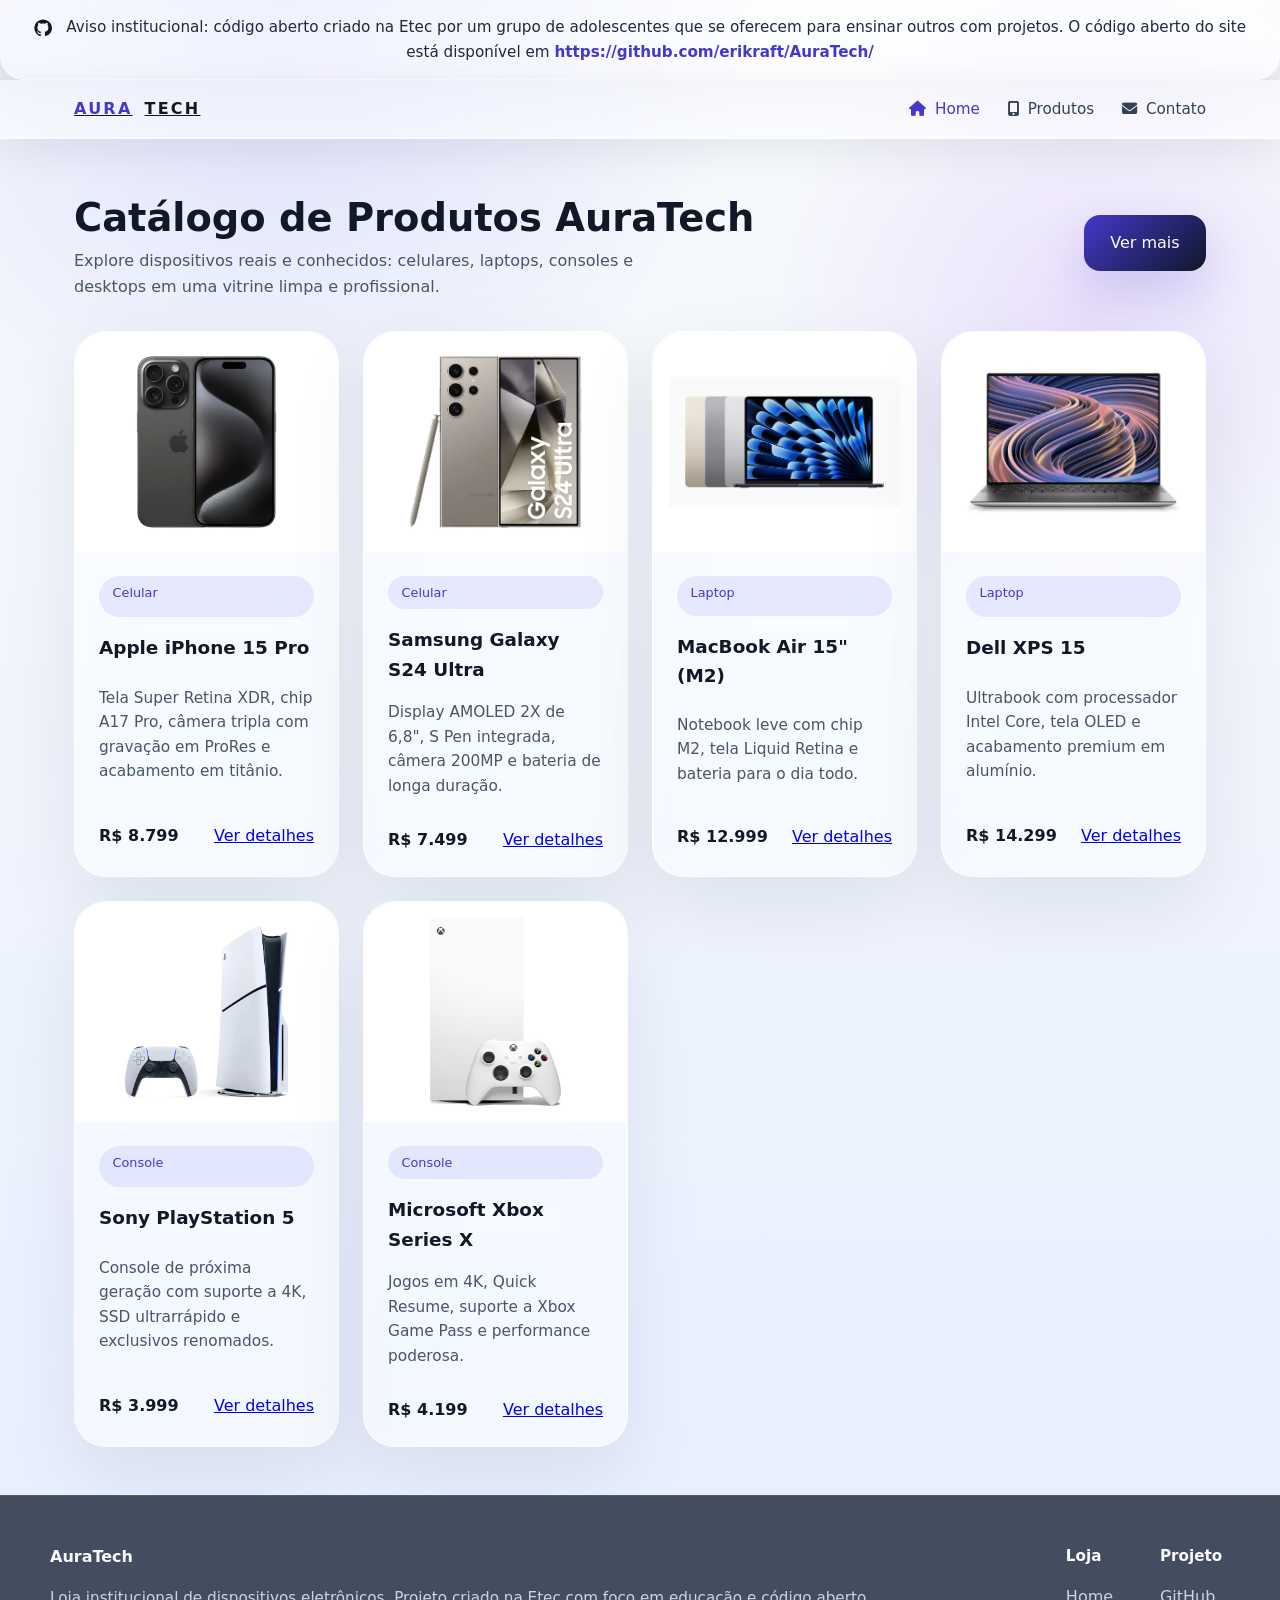
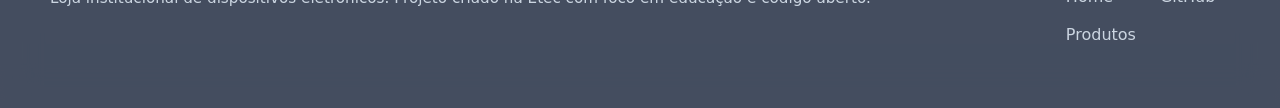
<file: index.html>
<!DOCTYPE html>
<html lang="pt-BR">
<head>
  <meta charset="UTF-8" />
  <meta name="viewport" content="width=device-width, initial-scale=1.0" />
  <title>AuraTech — Loja de Dispositivos Eletrônicos</title>
  <link rel="preconnect" href="https://cdnjs.cloudflare.com" />
  <link rel="stylesheet" href="https://cdnjs.cloudflare.com/ajax/libs/font-awesome/6.5.4/css/all.min.css" />
  <link rel="stylesheet" href="styles.css" />
</head>
<body>
  <div class="page-banner">
    <svg class="icon-github" xmlns="http://www.w3.org/2000/svg" viewBox="0 0 24 24" width="18" height="18" aria-hidden="true" focusable="false">
      <path fill="currentColor" d="M12 .5C5.73.5.5 5.73.5 12c0 5.08 3.29 9.386 7.86 10.9.57.1.78-.25.78-.55 0-.27-.01-1.17-.02-2.12-3.2.69-3.88-1.54-3.88-1.54-.52-1.33-1.27-1.68-1.27-1.68-1.04-.71.08-.7.08-.7 1.15.08 1.75 1.18 1.75 1.18 1.02 1.74 2.67 1.24 3.32.95.1-.74.4-1.24.72-1.53-2.56-.29-5.26-1.28-5.26-5.68 0-1.25.45-2.27 1.18-3.07-.12-.29-.51-1.46.11-3.05 0 0 .96-.31 3.14 1.17a10.9 10.9 0 0 1 2.86-.38c.97 0 1.95.13 2.86.38 2.17-1.48 3.13-1.17 3.13-1.17.63 1.59.24 2.76.12 3.05.74.8 1.18 1.82 1.18 3.07 0 4.41-2.71 5.39-5.29 5.67.41.36.77 1.07.77 2.16 0 1.56-.01 2.82-.01 3.2 0 .3.21.66.79.55C20.71 21.39 24 17.08 24 12 24 5.73 18.27.5 12 .5z"/>
    </svg>
    Aviso institucional: código aberto criado na Etec por um grupo de adolescentes que se oferecem para ensinar outros com projetos. O código aberto do site está disponível em
    <a href="https://github.com/erikraft/AuraTech/" target="_blank" rel="noreferrer">https://github.com/erikraft/AuraTech/</a>
  </div>

  <header class="site-header">
    <div class="navbar">
      <a class="brand" href="index.html"><span>Aura</span>Tech</a>
      <nav class="nav-links">
        <a href="index.html"><i class="fa-solid fa-house"></i>Home</a>
        <a href="/"><i class="fa-solid fa-mobile-screen-button"></i>Produtos</a>
        <a href="https://api.whatsapp.com/send/?phone=5511925416678&text=Ol%C3%A1%2C+vim+pelo+seu+GitHub+https%3A%2F%2Fgithub.com%2Ferikraft+e+quero+mais+informa%C3%A7%C3%B5es&type=phone_number&app_absent=0" target="_blank" rel="noreferrer"> <i class="fa-solid fa-envelope"></i>Contato</a>
      </nav>
    </div>
  </header>

  <main>
    <section class="page-section">
      <div class="section-title">
        <div>
          <h2>Catálogo de Produtos AuraTech</h2>
          <p>Explore dispositivos reais e conhecidos: celulares, laptops, consoles e desktops em uma vitrine limpa e profissional.</p>
        </div>
        <a class="button button-primary" href="/">Ver mais</a>
      </div>

      <div class="product-grid">
        <article class="product-card">
          <img src="images/Apple_iPhone_15_Pro.webp" alt="Apple iPhone 15 Pro" />
          <div class="product-card-content">
            <span class="product-label">Celular</span>
            <h3>Apple iPhone 15 Pro</h3>
            <p>Tela Super Retina XDR, chip A17 Pro, câmera tripla com gravação em ProRes e acabamento em titânio.</p>
            <div class="product-card-meta">
              <span class="product-price">R$ 8.799</span>
              <a href="products.html">Ver detalhes</a>
            </div>
          </div>
        </article>

        <article class="product-card">
          <img src="images/Samsung_Galaxy_S24_Ultra.webp" alt="Samsung Galaxy S24 Ultra" />
          <div class="product-card-content">
            <span class="product-label">Celular</span>
            <h3>Samsung Galaxy S24 Ultra</h3>
            <p>Display AMOLED 2X de 6,8", S Pen integrada, câmera 200MP e bateria de longa duração.</p>
            <div class="product-card-meta">
              <span class="product-price">R$ 7.499</span>
              <a href="/">Ver detalhes</a>
            </div>
          </div>
        </article>

        <article class="product-card">
          <img src="images/MacBook_Air_15_M2.jpg" alt="MacBook Air 15" />
          <div class="product-card-content">
            <span class="product-label">Laptop</span>
            <h3>MacBook Air 15" (M2)</h3>
            <p>Notebook leve com chip M2, tela Liquid Retina e bateria para o dia todo.</p>
            <div class="product-card-meta">
              <span class="product-price">R$ 12.999</span>
              <a href="/">Ver detalhes</a>
            </div>
          </div>
        </article>

        <article class="product-card">
          <img src="images/Dell_XPS_15.webp" alt="Dell XPS 15" />
          <div class="product-card-content">
            <span class="product-label">Laptop</span>
            <h3>Dell XPS 15</h3>
            <p>Ultrabook com processador Intel Core, tela OLED e acabamento premium em alumínio.</p>
            <div class="product-card-meta">
              <span class="product-price">R$ 14.299</span>
              <a href="/">Ver detalhes</a>
            </div>
          </div>
        </article>

        <article class="product-card">
          <img src="images/Sony_PlayStation_5.webp" alt="Sony PlayStation 5" />
          <div class="product-card-content">
            <span class="product-label">Console</span>
            <h3>Sony PlayStation 5</h3>
            <p>Console de próxima geração com suporte a 4K, SSD ultrarrápido e exclusivos renomados.</p>
            <div class="product-card-meta">
              <span class="product-price">R$ 3.999</span>
              <a href="/">Ver detalhes</a>
            </div>
          </div>
        </article>

        <article class="product-card">
          <img src="images/Microsoft_Xbox_Series_X.jpg" alt="Xbox Series X" />
          <div class="product-card-content">
            <span class="product-label">Console</span>
            <h3>Microsoft Xbox Series X</h3>
            <p>Jogos em 4K, Quick Resume, suporte a Xbox Game Pass e performance poderosa.</p>
            <div class="product-card-meta">
              <span class="product-price">R$ 4.199</span>
              <a href="/">Ver detalhes</a>
            </div>
          </div>
        </article>
      </div>
    </section>
  </main>

  <footer class="footer" id="footer">
    <div class="footer-inner">
      <div>
        <p style="font-weight: 700; margin: 0 0 1rem; color: #f8fafc;">AuraTech</p>
        <p class="footer-small">Loja institucional de dispositivos eletrônicos. Projeto criado na Etec com foco em educação e código aberto.</p>
      </div>
      <div class="footer-nav">
        <div>
          <h4>Loja</h4>
          <a href="index.html">Home</a>
          <a href="/">Produtos</a>
        </div>
        <div>
          <h4>Projeto</h4>
          <a href="https://github.com/erikraft/AuraTech/" target="_blank" rel="noreferrer">GitHub</a>
        </div>
      </div>
    </div>
  </footer>

  <svg width="0" height="0" style="position: absolute; pointer-events: none; opacity: 0;">
    <defs>
      <filter id="liquid-glass-filter" filterUnits="userSpaceOnUse" colorInterpolationFilters="sRGB" x="0" y="0" width="100%" height="100%">
        <feTurbulence type="fractalNoise" baseFrequency="0.01 0.02" numOctaves="3" result="noise" />
        <feDisplacementMap in="SourceGraphic" in2="noise" scale="22" xChannelSelector="R" yChannelSelector="G" />
      </filter>
    </defs>
  </svg>

  <script src="scripts.js" defer></script>

<!-- VLIBRAS -->
<div class='enabled' vw='vw'>
<div class='active' vw-access-button='vw-access-button'></div>
<div vw-plugin-wrapper='vw-plugin-wrapper'>
<div class='vw-plugin-top-wrapper'></div>
</div>
</div>
<script src='https://vlibras.gov.br/app/vlibras-plugin.js'></script>
<script>
    new window.VLibras.Widget('https://vlibras.gov.br/app');
</script>
</body>
</html>
</file>
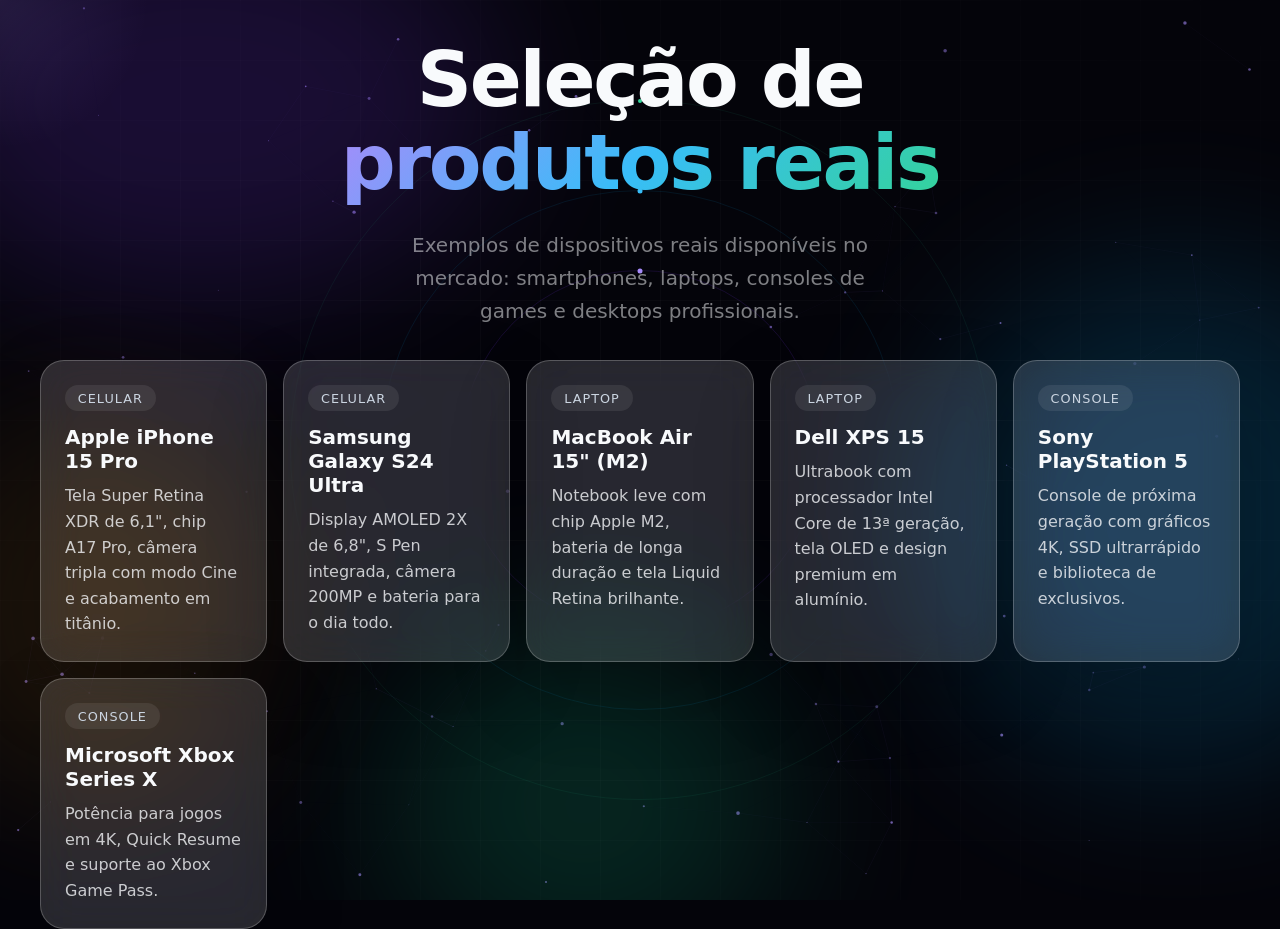
<file: example/page.html>
<!DOCTYPE html>
<html lang="pt-BR">
<head>
<meta charset="UTF-8"/>
<meta name="viewport" content="width=device-width,initial-scale=1"/>
<title>Animação</title>
<style>
*{margin:0;padding:0;box-sizing:border-box}
html,body{width:100%;height:100%;overflow:hidden;background:#04040a;font-family:'Segoe UI',system-ui,sans-serif}
canvas#bg{position:absolute;inset:0;z-index:0}

.aurora{position:absolute;inset:0;z-index:1;pointer-events:none;overflow:hidden}
.aurora span{position:absolute;border-radius:50%;opacity:0.18;filter:blur(80px);animation:drift 14s ease-in-out infinite alternate}
.aurora span:nth-child(1){width:600px;height:400px;background:#7c3aed;top:-100px;left:-100px;animation-duration:13s}
.aurora span:nth-child(2){width:500px;height:500px;background:#0ea5e9;top:30%;right:-150px;animation-duration:17s;animation-delay:-4s}
.aurora span:nth-child(3){width:400px;height:350px;background:#10b981;bottom:-80px;left:30%;animation-duration:11s;animation-delay:-7s}
.aurora span:nth-child(4){width:350px;height:400px;background:#f59e0b;bottom:10%;left:-80px;animation-duration:15s;animation-delay:-2s;opacity:0.1}
@keyframes drift{0%{transform:translate(0,0) scale(1)}100%{transform:translate(60px,40px) scale(1.2)}}

.grid{position:absolute;inset:0;z-index:2;pointer-events:none;
  background-image:linear-gradient(rgba(255,255,255,0.025) 1px,transparent 1px),linear-gradient(90deg,rgba(255,255,255,0.025) 1px,transparent 1px);
  background-size:60px 60px;
  mask-image:radial-gradient(ellipse 80% 80% at 50% 50%,black 30%,transparent 100%)}

.center{position:absolute;inset:0;z-index:10;display:flex;flex-direction:column;align-items:center;justify-content:center;text-align:center;padding:2rem}

.badge{display:inline-flex;align-items:center;gap:8px;font-size:12px;letter-spacing:0.12em;text-transform:uppercase;color:#a78bfa;background:rgba(124,58,237,0.15);border:1px solid rgba(124,58,237,0.3);padding:6px 16px;border-radius:20px;margin-bottom:2.5rem;opacity:0;animation:fadeUp 0.7s 0.3s ease forwards}
.badge-dot{width:6px;height:6px;border-radius:50%;background:#a78bfa;animation:blink 1.4s ease-in-out infinite}
@keyframes blink{0%,100%{opacity:1;transform:scale(1)}50%{opacity:0.4;transform:scale(0.7)}}

h1{font-size:clamp(2.8rem,6vw,5.5rem);font-weight:700;line-height:1.08;letter-spacing:-0.03em;color:#f8fafc;opacity:0;animation:fadeUp 0.8s 0.55s ease forwards}
h1 .line{display:block;overflow:hidden}
h1 .line span{display:inline-block;animation:slideIn 0.9s ease forwards;opacity:0}
h1 .line:nth-child(1) span{animation-delay:0.6s}
h1 .line:nth-child(2) span{animation-delay:0.8s}
h1 .gradient-text{background:linear-gradient(135deg,#a78bfa 0%,#38bdf8 50%,#34d399 100%);-webkit-background-clip:text;-webkit-text-fill-color:transparent;background-clip:text}
@keyframes slideIn{0%{transform:translateY(100%);opacity:0}100%{transform:translateY(0);opacity:1}}

p.sub{font-size:clamp(1rem,2vw,1.25rem);color:rgba(248,250,252,0.5);margin-top:1.5rem;max-width:520px;line-height:1.65;opacity:0;animation:fadeUp 0.8s 1.1s ease forwards}
@keyframes fadeUp{from{opacity:0;transform:translateY(24px)}to{opacity:1;transform:translateY(0)}}

.ctas{display:flex;gap:14px;margin-top:2.5rem;opacity:0;animation:fadeUp 0.8s 1.35s ease forwards;flex-wrap:wrap;justify-content:center}
.btn-p{padding:13px 28px;background:linear-gradient(135deg,#7c3aed,#0ea5e9);border:none;border-radius:10px;color:#fff;font-size:15px;font-weight:600;cursor:pointer;letter-spacing:0.01em;position:relative;overflow:hidden;transition:transform 0.2s,opacity 0.2s}
.btn-p::after{content:'';position:absolute;inset:0;background:rgba(255,255,255,0);transition:background 0.2s}
.btn-p:hover{transform:translateY(-2px);opacity:0.92}
.btn-p:hover::after{background:rgba(255,255,255,0.08)}
.btn-s{padding:13px 28px;background:rgba(255,255,255,0.06);border:1px solid rgba(255,255,255,0.12);border-radius:10px;color:rgba(248,250,252,0.85);font-size:15px;font-weight:500;cursor:pointer;letter-spacing:0.01em;transition:background 0.2s,border-color 0.2s,transform 0.2s}
.btn-s:hover{background:rgba(255,255,255,0.1);border-color:rgba(255,255,255,0.22);transform:translateY(-2px)}

.product-grid{display:grid;grid-template-columns:repeat(auto-fit,minmax(220px,1fr));gap:1rem;margin-top:2rem;width:min(100%,1200px)}
.product-card{background:rgba(255,255,255,0.14);border:1px solid rgba(255,255,255,0.22);border-radius:24px;padding:1.5rem;text-align:left;box-shadow:0 30px 80px rgba(0,0,0,0.18);backdrop-filter:blur(20px) saturate(180%)}
.product-card span{display:inline-flex;padding:0.35rem 0.8rem;border-radius:999px;font-size:0.8rem;letter-spacing:0.08em;text-transform:uppercase;background:rgba(255,255,255,0.08);color:#cbd5e1}
.product-card h3{margin:0.85rem 0 0.65rem;font-size:1.25rem;color:#f8fafc}
.product-card p{margin:0;color:rgba(248,250,252,0.78);line-height:1.6}

.stats{display:flex;gap:3rem;margin-top:4rem;opacity:0;animation:fadeUp 0.8s 1.6s ease forwards;flex-wrap:wrap;justify-content:center}
.stat{text-align:center}
.stat-num{font-size:1.8rem;font-weight:700;color:#f8fafc;letter-spacing:-0.03em;counter-reset:num var(--v)}
.stat-lbl{font-size:12px;letter-spacing:0.1em;text-transform:uppercase;color:rgba(248,250,252,0.35);margin-top:4px}
.stat-sep{width:1px;height:40px;background:rgba(255,255,255,0.1);align-self:center}

.orb{position:absolute;border-radius:50%;border:1px solid rgba(255,255,255,0.08);pointer-events:none;z-index:3;animation:orb-spin linear infinite}
.orb-1{width:360px;height:360px;top:50%;left:50%;transform:translate(-50%,-50%);animation-duration:28s;border-color:rgba(124,58,237,0.15)}
.orb-2{width:520px;height:520px;top:50%;left:50%;transform:translate(-50%,-50%);animation-duration:44s;animation-direction:reverse;border-color:rgba(14,165,233,0.1)}
.orb-3{width:700px;height:700px;top:50%;left:50%;transform:translate(-50%,-50%);animation-duration:60s;border-color:rgba(52,211,153,0.07)}
.orb-dot{position:absolute;width:5px;height:5px;border-radius:50%;background:#a78bfa;top:0;left:50%;transform:translate(-50%,-50%)}
.orb-2 .orb-dot{background:#38bdf8}
.orb-3 .orb-dot{background:#34d399;width:4px;height:4px}
@keyframes orb-spin{to{transform:translate(-50%,-50%) rotate(360deg)}}

.cursor-glow{position:absolute;width:300px;height:300px;border-radius:50%;pointer-events:none;z-index:4;opacity:0.12;background:radial-gradient(circle,#a78bfa,transparent 70%);transform:translate(-50%,-50%);transition:opacity 0.3s}
</style>
</head>
<body>
<canvas id="bg"></canvas>

<div class="aurora">
  <span></span><span></span><span></span><span></span>
</div>
<div class="grid"></div>

<div class="orb orb-1"><div class="orb-dot"></div></div>
<div class="orb orb-2"><div class="orb-dot"></div></div>
<div class="orb orb-3"><div class="orb-dot"></div></div>

<div class="cursor-glow" id="glow"></div>

<div class="center">
  <div class="badge"><span class="badge-dot"></span>Vitrine AuraTech</div>

  <h1>
    <div class="line"><span>Seleção de</span></div>
    <div class="line"><span class="gradient-text">produtos reais</span></div>
  </h1>

  <p class="sub">Exemplos de dispositivos reais disponíveis no mercado: smartphones, laptops, consoles de games e desktops profissionais.</p>

  <div class="product-grid">
    <article class="product-card">
      <span>Celular</span>
      <h3>Apple iPhone 15 Pro</h3>
      <p>Tela Super Retina XDR de 6,1", chip A17 Pro, câmera tripla com modo Cine e acabamento em titânio.</p>
    </article>
    <article class="product-card">
      <span>Celular</span>
      <h3>Samsung Galaxy S24 Ultra</h3>
      <p>Display AMOLED 2X de 6,8", S Pen integrada, câmera 200MP e bateria para o dia todo.</p>
    </article>
    <article class="product-card">
      <span>Laptop</span>
      <h3>MacBook Air 15" (M2)</h3>
      <p>Notebook leve com chip Apple M2, bateria de longa duração e tela Liquid Retina brilhante.</p>
    </article>
    <article class="product-card">
      <span>Laptop</span>
      <h3>Dell XPS 15</h3>
      <p>Ultrabook com processador Intel Core de 13ª geração, tela OLED e design premium em alumínio.</p>
    </article>
    <article class="product-card">
      <span>Console</span>
      <h3>Sony PlayStation 5</h3>
      <p>Console de próxima geração com gráficos 4K, SSD ultrarrápido e biblioteca de exclusivos.</p>
    </article>
    <article class="product-card">
      <span>Console</span>
      <h3>Microsoft Xbox Series X</h3>
      <p>Potência para jogos em 4K, Quick Resume e suporte ao Xbox Game Pass.</p>
    </article>
  </div>
</div>

<script>
const canvas = document.getElementById('bg');
const ctx = canvas.getContext('2d');
let W, H, particles = [], mouse = {x: -9999, y: -9999};

function resize() {
  W = canvas.width = window.innerWidth;
  H = canvas.height = window.innerHeight;
}
resize();
window.addEventListener('resize', resize);

const N = 90;
function mkP() {
  return {
    x: Math.random() * W, y: Math.random() * H,
    vx: (Math.random() - 0.5) * 0.35,
    vy: (Math.random() - 0.5) * 0.35,
    r: Math.random() * 1.5 + 0.4,
    a: Math.random()
  };
}
for (let i = 0; i < N; i++) particles.push(mkP());

function draw() {
  ctx.clearRect(0, 0, W, H);
  const LINK = 130;
  for (let i = 0; i < N; i++) {
    const p = particles[i];
    p.x += p.vx; p.y += p.vy;
    if (p.x < 0) p.x = W; if (p.x > W) p.x = 0;
    if (p.y < 0) p.y = H; if (p.y > H) p.y = 0;
    const dx = p.x - mouse.x, dy = p.y - mouse.y;
    const md = Math.sqrt(dx*dx+dy*dy);
    if (md < 120) { p.x += dx/md*0.6; p.y += dy/md*0.6; }
    ctx.beginPath();
    ctx.arc(p.x, p.y, p.r, 0, Math.PI*2);
    ctx.fillStyle = `rgba(167,139,250,${0.35 + p.a*0.3})`;
    ctx.fill();
  }
  for (let i = 0; i < N; i++) {
    for (let j = i+1; j < N; j++) {
      const dx = particles[i].x - particles[j].x;
      const dy = particles[i].y - particles[j].y;
      const d = Math.sqrt(dx*dx+dy*dy);
      if (d < LINK) {
        ctx.beginPath();
        ctx.moveTo(particles[i].x, particles[i].y);
        ctx.lineTo(particles[j].x, particles[j].y);
        ctx.strokeStyle = `rgba(167,139,250,${0.12*(1-d/LINK)})`;
        ctx.lineWidth = 0.6;
        ctx.stroke();
      }
    }
    const dx = particles[i].x - mouse.x, dy = particles[i].y - mouse.y;
    const d = Math.sqrt(dx*dx+dy*dy);
    if (d < 160) {
      ctx.beginPath();
      ctx.moveTo(particles[i].x, particles[i].y);
      ctx.lineTo(mouse.x, mouse.y);
      ctx.strokeStyle = `rgba(56,189,248,${0.18*(1-d/160)})`;
      ctx.lineWidth = 0.7;
      ctx.stroke();
    }
  }
  requestAnimationFrame(draw);
}
draw();

const glow = document.getElementById('glow');
document.addEventListener('mousemove', e => {
  mouse.x = e.clientX; mouse.y = e.clientY;
  glow.style.left = e.clientX + 'px';
  glow.style.top  = e.clientY + 'px';
  glow.style.opacity = '0.13';
});
document.addEventListener('mouseleave', () => { glow.style.opacity = '0'; });

function animCount(el, end, dur, suffix) {
  const start = performance.now();
  function step(now) {
    const t = Math.min((now - start) / dur, 1);
    const ease = 1 - Math.pow(1 - t, 3);
    el.textContent = Math.round(ease * end).toLocaleString('pt-BR') + (suffix||'');
    if (t < 1) requestAnimationFrame(step);
  }
  requestAnimationFrame(step);
}

setTimeout(() => {
  animCount(document.getElementById('s1'), 2847, 1800, '+');
  animCount(document.getElementById('s2'), 94200, 2200, '+');
  animCount(document.getElementById('s3'), 99.9, 2000, '%');
}, 1700);
</script>

<!-- VLIBRAS -->
<div class='enabled' vw='vw'>
<div class='active' vw-access-button='vw-access-button'></div>
<div vw-plugin-wrapper='vw-plugin-wrapper'>
<div class='vw-plugin-top-wrapper'></div>
</div>
</div>
<script src='https://vlibras.gov.br/app/vlibras-plugin.js'></script>
<script>
    new window.VLibras.Widget('https://vlibras.gov.br/app');
</script>
</body>
</html>
</file>
<file: styles.css>
/* AuraTech Shop - Apple-like professional layout */
:root {
  color-scheme: light;
  font-family: 'Inter', system-ui, sans-serif;
  font-weight: 400;
  font-size: 16px;
  color: #111827;
  background: #f8fafc;
  line-height: 1.6;
}
* {
  box-sizing: border-box;
}
html {
  scroll-behavior: smooth;
}
body {
  margin: 0;
  min-height: 100vh;
  background: radial-gradient(circle at 22% 0%, rgba(99, 102, 241, 0.18), transparent 24%),
    radial-gradient(circle at 85% 18%, rgba(168, 85, 247, 0.14), transparent 18%),
    linear-gradient(180deg, #f8fafc 0%, #e6eeff 100%);
  color: #111827;
}
img {
  max-width: 100%;
  display: block;
}
button, a {
  font: inherit;
}
button {
  border: none;
}
.page-banner {
  background: rgba(255, 255, 255, 0.58);
  color: #1e293b;
  text-align: center;
  padding: 0.95rem 1.25rem;
  border-bottom: 1px solid rgba(255, 255, 255, 0.75);
  border-radius: 0 0 24px 24px;
  backdrop-filter: blur(20px) saturate(180%);
  box-shadow: 0 18px 40px rgba(15, 23, 42, 0.1);
  font-size: 0.95rem;
}
.page-banner a {
  color: #4338ca;
  font-weight: 600;
  text-decoration: none;
}
.page-banner .icon-github {
  width: 18px;
  height: 18px;
  vertical-align: middle;
  margin-right: 0.6rem;
  color: #111827;
  display: inline-block;
}
.page-banner a:hover {
  text-decoration: underline;
}
.site-header {
  position: sticky;
  top: 0;
  z-index: 30;
  backdrop-filter: blur(24px) saturate(180%);
  background: rgba(255, 255, 255, 0.58);
  border-bottom: 1px solid rgba(255, 255, 255, 0.75);
  box-shadow: inset 0 -1px 0 rgba(255, 255, 255, 0.42), 0 12px 40px rgba(15, 23, 42, 0.08);
}
.navbar {
  max-width: 1180px;
  margin: 0 auto;
  padding: 1rem 1.5rem;
  display: flex;
  align-items: center;
  justify-content: space-between;
  gap: 2rem;
}
.brand {
  display: inline-flex;
  align-items: center;
  gap: 0.75rem;
  color: #111827;
  font-weight: 800;
  letter-spacing: 0.14em;
  text-transform: uppercase;
}
.brand span {
  color: #4338ca;
}
.nav-links {
  display: flex;
  gap: 1.75rem;
  flex-wrap: wrap;
  font-size: 0.95rem;
  color: #334155;
}
.nav-links a {
  color: inherit;
  text-decoration: none;
  transition: color 0.2s ease;
}
.nav-links a i {
  margin-right: 0.55rem;
}
.nav-links a:hover,
.nav-links a.active {
  color: #4338ca;
}
.hero,
.page-section {
  max-width: 1180px;
  margin: 0 auto;
  padding: 3rem 1.5rem;
}
.hero {
  display: grid;
  grid-template-columns: minmax(0, 1.1fr) minmax(320px, 0.9fr);
  gap: 3rem;
  align-items: center;
}
.hero-copy h1 {
  font-size: clamp(3rem, 5vw, 4.75rem);
  line-height: 0.95;
  margin: 0;
  letter-spacing: -0.05em;
}
.hero-copy p {
  max-width: 38rem;
  margin-top: 1.5rem;
  color: #475569;
  font-size: 1.05rem;
}
.hero-actions {
  margin-top: 2.5rem;
  display: flex;
  flex-wrap: wrap;
  gap: 1rem;
}
.button {
  display: inline-flex;
  align-items: center;
  justify-content: center;
  border-radius: 16px;
  padding: 0.95rem 1.65rem;
  cursor: pointer;
  transition: transform 0.25s ease, box-shadow 0.25s ease, background-color 0.25s ease;
  text-decoration: none;
  color: #fff;
}
.button:hover {
  transform: translateY(-1px);
}
.button i {
  margin-right: 0.65rem;
}
.button-primary {
  background: linear-gradient(135deg, #4338ca 0%, #0f172a 100%);
  box-shadow: 0 20px 50px rgba(67, 56, 202, 0.2);
}
.button-secondary {
  background: rgba(15, 23, 42, 0.05);
  color: #111827;
}
.hero-visual {
  position: relative;
  min-height: 520px;
}
.hero-card {
  position: relative;
  height: 100%;
  border-radius: 38px;
  background: rgba(255, 255, 255, 0.72);
  border: 1px solid rgba(148, 163, 184, 0.16);
  box-shadow: 0 30px 80px rgba(15, 23, 42, 0.08);
  backdrop-filter: blur(30px) saturate(180%);
  overflow: hidden;
  padding: 2rem;
}
.hero-card::before {
  content: '';
  position: absolute;
  inset: 0;
  background: linear-gradient(180deg, rgba(255, 255, 255, 0.6), rgba(255, 255, 255, 0.05));
  pointer-events: none;
}
.hero-highlight {
  position: relative;
  display: grid;
  gap: 1.5rem;
  z-index: 1;
}
.highlight-pill {
  display: inline-flex;
  gap: 0.65rem;
  align-items: center;
  color: #1e293b;
  background: rgba(99, 102, 241, 0.12);
  border: 1px solid rgba(99, 102, 241, 0.15);
  padding: 0.85rem 1rem;
  border-radius: 999px;
  width: fit-content;
  font-size: 0.9rem;
}
.hero-card h2 {
  font-size: 1.7rem;
  margin: 0.75rem 0 0.35rem;
}
.hero-card p {
  color: #475569;
  margin: 0;
}
.hero-stat {
  display: grid;
  grid-template-columns: repeat(2, minmax(0, 1fr));
  gap: 1rem;
  margin-top: 1.75rem;
}
.hero-stat-item {
  padding: 1.2rem 1.2rem 1rem;
  border-radius: 24px;
  background: rgba(255, 255, 255, 0.65);
  border: 1px solid rgba(255, 255, 255, 0.75);
  backdrop-filter: blur(24px) saturate(180%);
}
.hero-stat-item strong {
  display: block;
  font-size: 1.95rem;
  color: #0f172a;
}
.hero-stat-item span {
  color: #64748b;
  font-size: 0.92rem;
}
.liquid-card {
  position: absolute;
  top: 1rem;
  right: -1rem;
  width: 240px;
  height: 240px;
  border-radius: 50%;
  background: rgba(255, 255, 255, 0.35);
  border: 1px solid rgba(255, 255, 255, 0.4);
  filter: url(#liquid-glass-filter);
  backdrop-filter: blur(32px) saturate(180%);
  box-shadow: 0 30px 90px rgba(15, 23, 42, 0.15);
}
.section-title {
  display: flex;
  align-items: center;
  justify-content: space-between;
  gap: 1rem;
  margin-bottom: 2rem;
}
.section-title h2 {
  font-size: clamp(2rem, 3vw, 2.75rem);
  margin: 0;
}
.section-title p {
  margin: 0;
  color: #475569;
  max-width: 38rem;
}
.product-grid {
  display: grid;
  gap: 1.5rem;
  grid-template-columns: repeat(auto-fit, minmax(260px, 1fr));
}
.product-card {
  border-radius: 32px;
  background: rgba(255, 255, 255, 0.55);
  border: 1px solid rgba(255, 255, 255, 0.75);
  box-shadow: 0 30px 80px rgba(15, 23, 42, 0.08);
  backdrop-filter: blur(24px) saturate(180%);
  overflow: hidden;
  display: grid;
  grid-template-rows: auto 1fr auto;
}
.product-card img {
  width: 100%;
  height: 220px;
  object-fit: contain;
  object-position: center;
  background-color: #ffffff;
  padding: 1rem;
  border-top-left-radius: 32px;
  border-top-right-radius: 32px;
  background-clip: padding-box;
  transition: transform 0.18s ease, box-shadow 0.18s ease;
}

@media (max-width: 700px) {
  .product-card img {
    height: 180px;
  }
}
.product-card-content {
  padding: 1.5rem;
  display: grid;
  gap: 1rem;
}
.product-card h3 {
  margin: 0;
  font-size: 1.15rem;
}
.product-card p {
  margin: 0;
  color: #475569;
  font-size: 0.96rem;
}
.product-card-meta {
  display: flex;
  align-items: center;
  justify-content: space-between;
  gap: 1rem;
  margin-top: 0.75rem;
}
.product-price {
  font-weight: 700;
  color: #111827;
}
.product-label {
  border-radius: 999px;
  background: rgba(99, 102, 241, 0.12);
  color: #4338ca;
  padding: 0.4rem 0.85rem;
  font-size: 0.8rem;
}
.product-card-actions {
  display: flex;
  gap: 0.75rem;
  flex-wrap: wrap;
}
.product-card-actions a {
  color: #4338ca;
  text-decoration: none;
  font-weight: 600;
}
.feature-grid {
  display: grid;
  grid-template-columns: repeat(auto-fit, minmax(220px, 1fr));
  gap: 1.25rem;
}
.feature-card {
  padding: 1.75rem;
  border-radius: 28px;
  background: rgba(255, 255, 255, 0.55);
  border: 1px solid rgba(255, 255, 255, 0.75);
  box-shadow: 0 24px 60px rgba(15, 23, 42, 0.08);
  backdrop-filter: blur(24px) saturate(180%);
}
.feature-card h3 {
  margin-top: 1rem;
  font-size: 1.1rem;
}
.feature-card p {
  margin-top: 0.75rem;
  color: #475569;
}
.cta-banner {
  margin: 4rem 0 0;
  padding: 2.5rem 2rem;
  border-radius: 36px;
  background: rgba(255, 255, 255, 0.58);
  border: 1px solid rgba(255, 255, 255, 0.75);
  backdrop-filter: blur(24px) saturate(180%);
  box-shadow: 0 26px 80px rgba(15, 23, 42, 0.08);
  display: grid;
  grid-template-columns: 1fr;
  justify-items: center;
  text-align: center;
  align-items: center;
  gap: 1.5rem;
}
.cta-banner h3,
.cta-banner p {
  margin: 0;
}
.footer {
  background: rgba(15, 23, 42, 0.75);
  color: #e2e8f0;
  padding: 3rem 1.5rem;
  border-top: 1px solid rgba(255, 255, 255, 0.08);
  backdrop-filter: blur(18px) saturate(180%);
}
.footer-inner {
  max-width: 1180px;
  margin: 0 auto;
  display: grid;
  grid-template-columns: 1fr auto;
  gap: 2rem;
}
.footer-nav {
  display: grid;
  grid-template-columns: repeat(2, minmax(0, 1fr));
  gap: 1.5rem;
}
.footer-nav h4 {
  margin: 0 0 1rem;
  font-size: 0.95rem;
  color: #f8fafc;
}
.footer-nav a {
  color: #cbd5e1;
  text-decoration: none;
  display: block;
  margin-bottom: 0.75rem;
}
.footer-nav a:hover {
  color: #fff;
}
.footer-small {
  color: #cbd5e1;
  font-size: 0.95rem;
}
@media (max-width: 960px) {
  .hero {
    grid-template-columns: 1fr;
  }
  .hero-visual {
    min-height: auto;
  }
  .cta-banner {
    grid-template-columns: 1fr;
  }
}
@media (max-width: 700px) {
  .navbar {
    flex-direction: column;
    align-items: flex-start;
    padding: 1rem;
  }
  .nav-links {
    width: 100%;
    justify-content: flex-start;
  }
  .hero-copy h1 {
    font-size: 2.7rem;
  }
}
</file>
